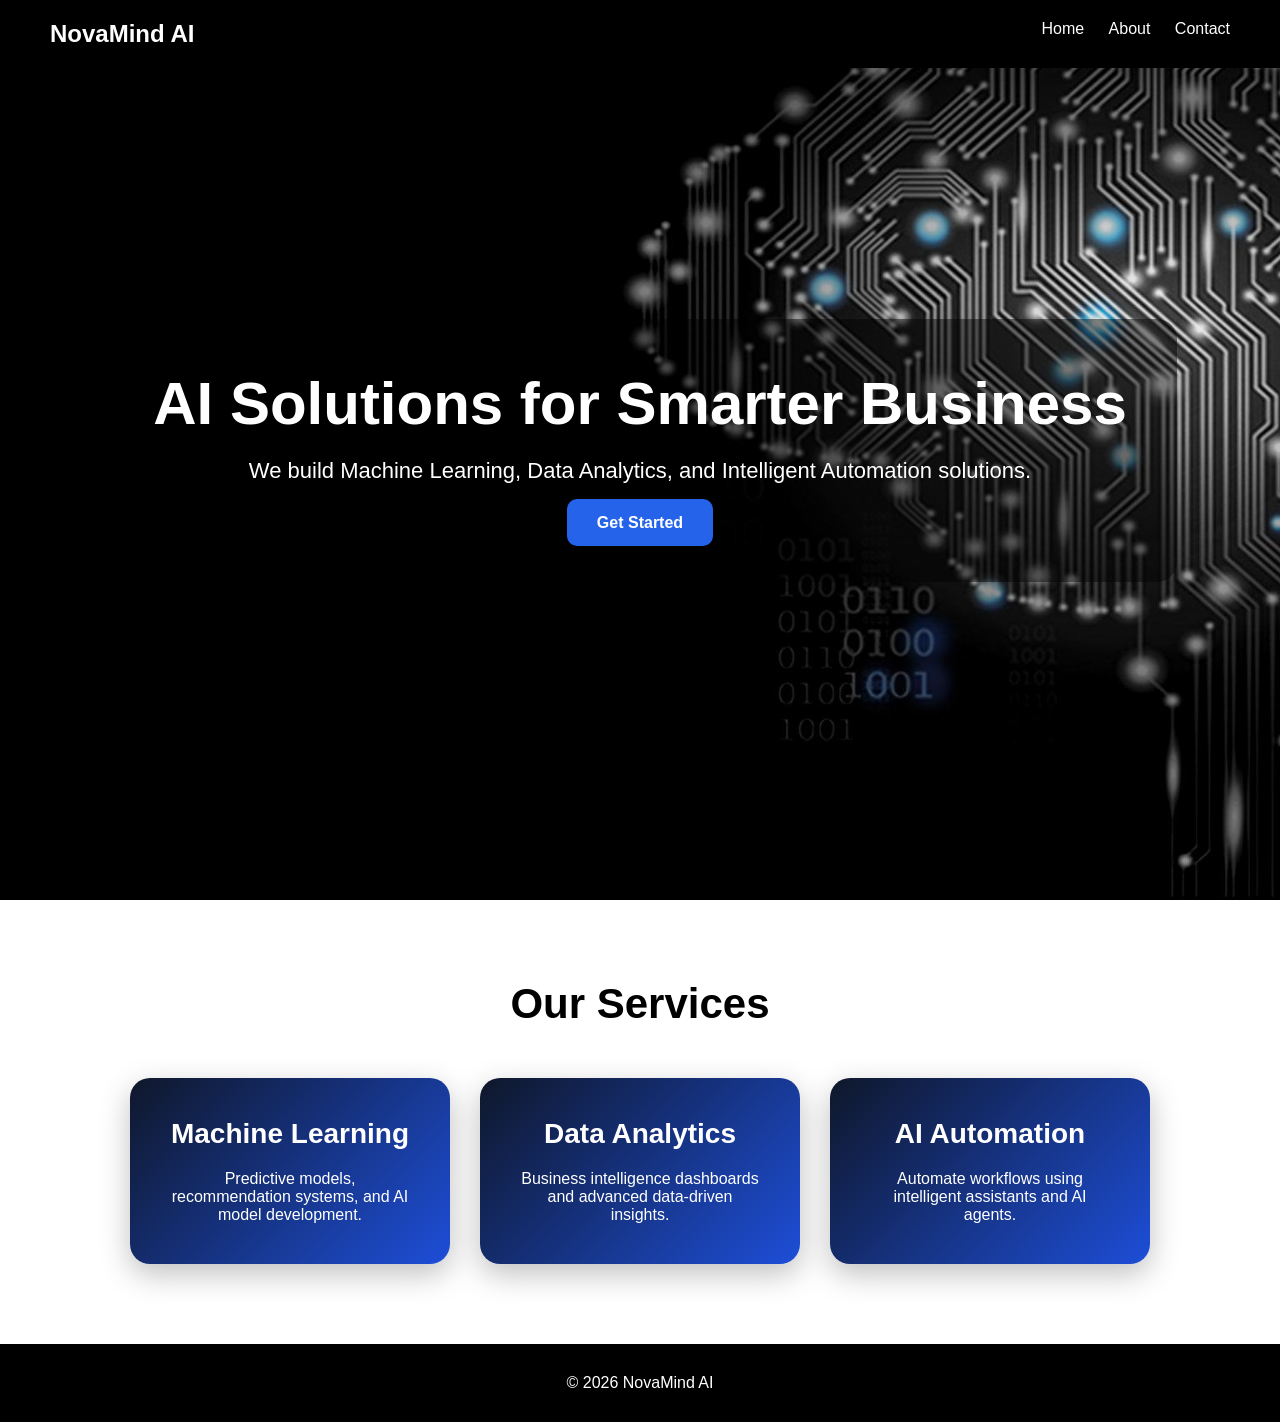
<file: index.html>
<!DOCTYPE html>
<html lang="en">
<head>
<meta charset="UTF-8">
<meta name="viewport" content="width=device-width, initial-scale=1.0">
<title>NovaMind AI</title>
<link rel="stylesheet" href="styles/main.css">
</head>
<body>
<header>
<nav>
<h2>NovaMind AI</h2>
<div>
<a href="index.html">Home</a>
<a href="about.html">About</a>
<a href="contact.html">Contact</a>
</div>
</nav>
</header>

<section class="hero">
<div class="overlay">
<h1>AI Solutions for Smarter Business</h1>
<p>We build Machine Learning, Data Analytics, and Intelligent Automation solutions.</p>
<a href="signin.html" class="btn">Get Started</a>
</div>
</section>

<section class="services">
<h2>Our Services</h2>
<div class="cards">
<div class="card">
<h3>Machine Learning</h3>
<p>Predictive models, recommendation systems, and AI model development.</p>
</div>
<div class="card">
<h3>Data Analytics</h3>
<p>Business intelligence dashboards and advanced data-driven insights.</p>
</div>
<div class="card">
<h3>AI Automation</h3>
<p>Automate workflows using intelligent assistants and AI agents.</p>
</div>
</div>
</section>

<footer>
<p>© 2026 NovaMind AI</p>
</footer>
</body>
</html>
</file>
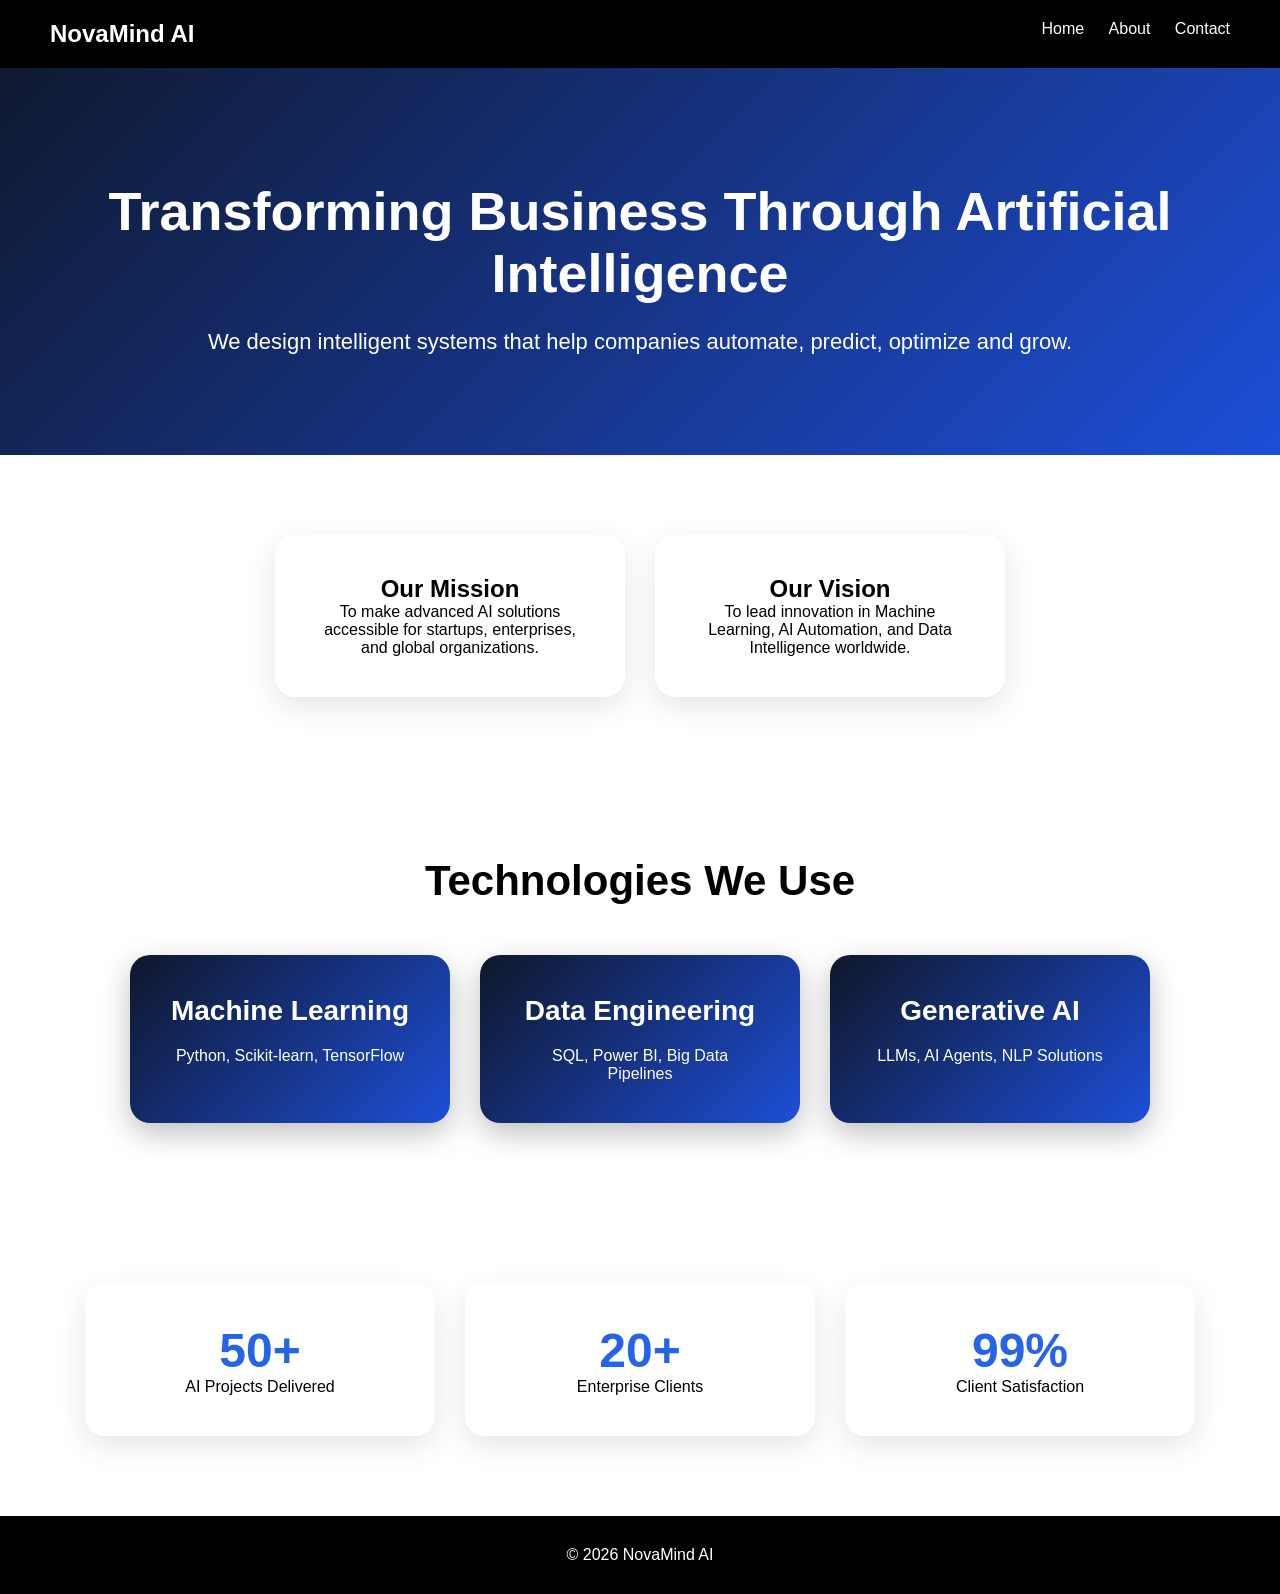
<file: about.html>
<!DOCTYPE html>
<html lang="en">
<head>
<meta charset="UTF-8">
<meta name="viewport" content="width=device-width, initial-scale=1.0">
<title>About NovaMind AI</title>
<link rel="stylesheet" href="styles/main.css">
</head>
<body>

<nav>
<h2>NovaMind AI</h2>
<div>
<a href="index.html">Home</a>
<a href="about.html">About</a>
<a href="contact.html">Contact</a>
</div>
</nav>

<section class="about-hero">
<h1>Transforming Business Through Artificial Intelligence</h1>
<p>We design intelligent systems that help companies automate, predict, optimize and grow.</p>
</section>

<section class="mission-section">
<div class="mission-box">
<h2>Our Mission</h2>
<p>To make advanced AI solutions accessible for startups, enterprises, and global organizations.</p>
</div>

<div class="mission-box">
<h2>Our Vision</h2>
<p>To lead innovation in Machine Learning, AI Automation, and Data Intelligence worldwide.</p>
</div>
</section>

<section class="tech-stack">
<h2>Technologies We Use</h2>
<div class="cards">
<div class="card">
<h3>Machine Learning</h3>
<p>Python, Scikit-learn, TensorFlow</p>
</div>

<div class="card">
<h3>Data Engineering</h3>
<p>SQL, Power BI, Big Data Pipelines</p>
</div>

<div class="card">
<h3>Generative AI</h3>
<p>LLMs, AI Agents, NLP Solutions</p>
</div>
</div>
</section>

<section class="stats-section">
<div class="stat-box">
<h2>50+</h2>
<p>AI Projects Delivered</p>
</div>

<div class="stat-box">
<h2>20+</h2>
<p>Enterprise Clients</p>
</div>

<div class="stat-box">
<h2>99%</h2>
<p>Client Satisfaction</p>
</div>
</section>

<footer>
<p>© 2026 NovaMind AI</p>
</footer>

</body>
</html>
</file>
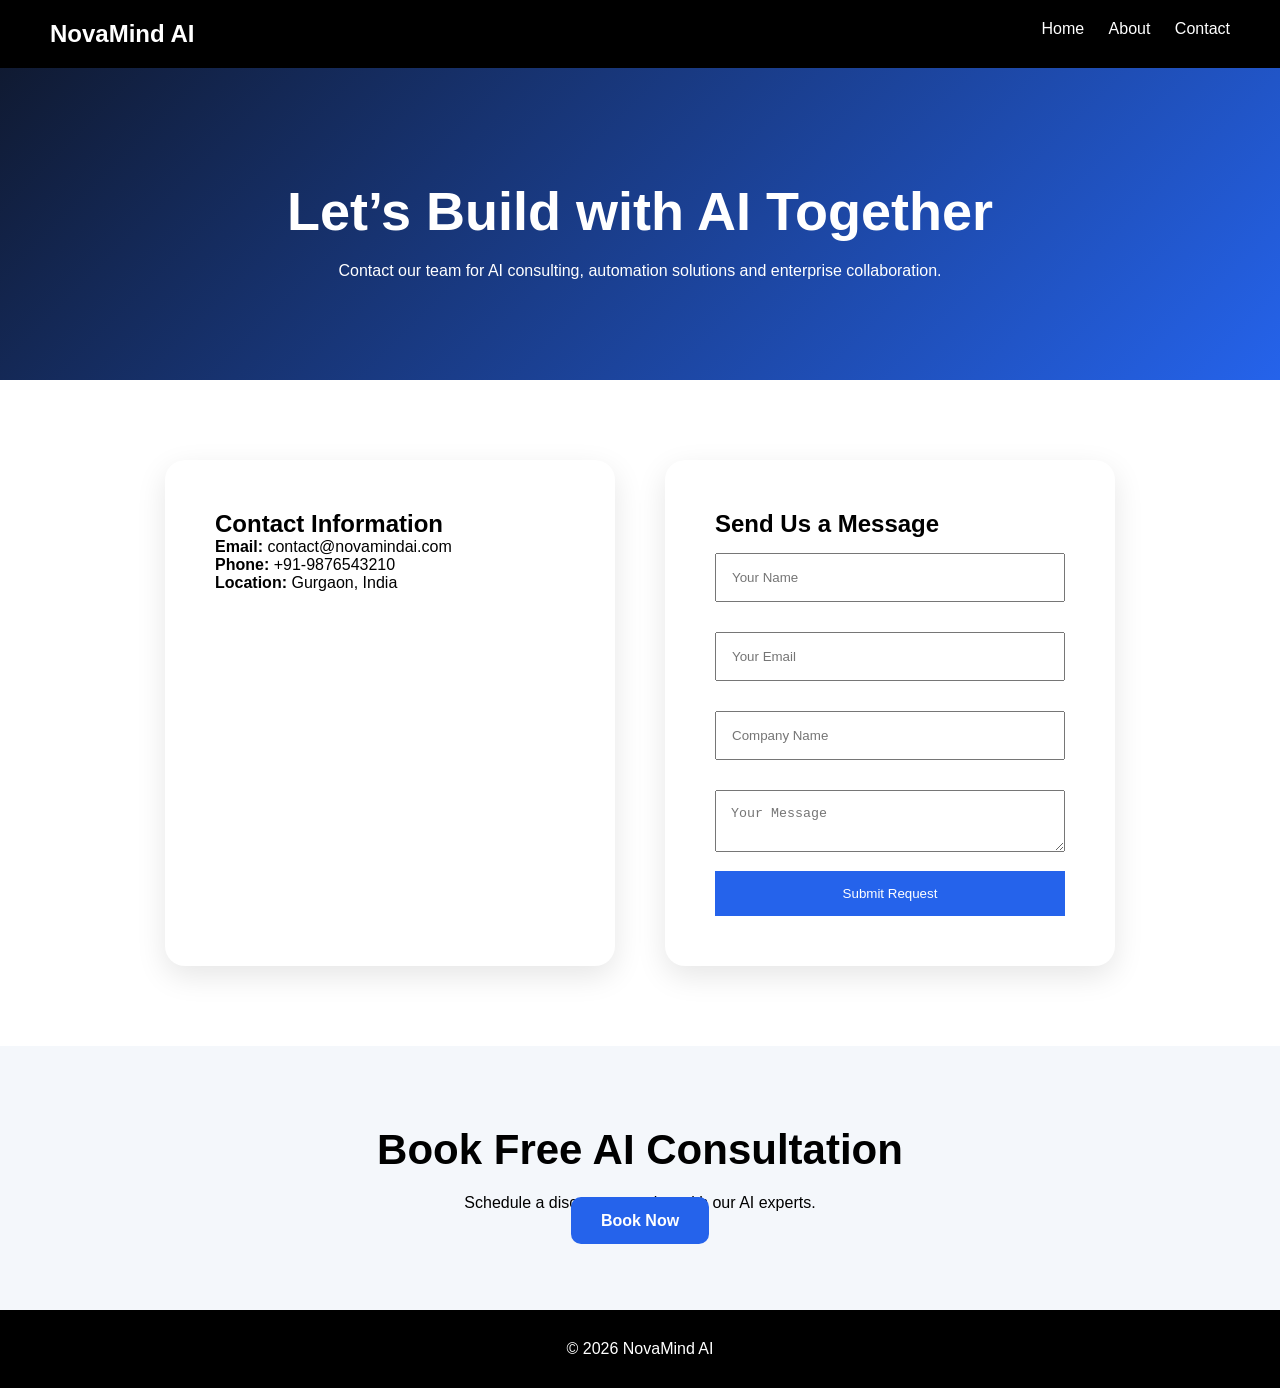
<file: contact.html>
<!DOCTYPE html>
<html lang="en">
<head>
<meta charset="UTF-8">
<meta name="viewport" content="width=device-width, initial-scale=1.0">
<title>Contact NovaMind AI</title>
<link rel="stylesheet" href="styles/main.css">
</head>
<body>

<nav>
<h2>NovaMind AI</h2>
<div>
<a href="index.html">Home</a>
<a href="about.html">About</a>
<a href="contact.html">Contact</a>
</div>
</nav>

<section class="contact-hero">
<h1>Let’s Build with AI Together</h1>
<p>Contact our team for AI consulting, automation solutions and enterprise collaboration.</p>
</section>

<section class="contact-grid">
<div class="contact-info">
<h2>Contact Information</h2>
<p><strong>Email:</strong> contact@novamindai.com</p>
<p><strong>Phone:</strong> +91-9876543210</p>
<p><strong>Location:</strong> Gurgaon, India</p>
</div>

<div class="contact-form-box">
<h2>Send Us a Message</h2>
<form>
<input type="text" placeholder="Your Name">
<input type="email" placeholder="Your Email">
<input type="text" placeholder="Company Name">
<textarea placeholder="Your Message"></textarea>
<button type="submit">Submit Request</button>
</form>
</div>
</section>

<section class="consult-box">
<h2>Book Free AI Consultation</h2>
<p>Schedule a discovery session with our AI experts.</p>
<a href="signin.html" class="btn">Book Now</a>
</section>

<footer>
<p>© 2026 NovaMind AI</p>
</footer>

</body>
</html>
</file>
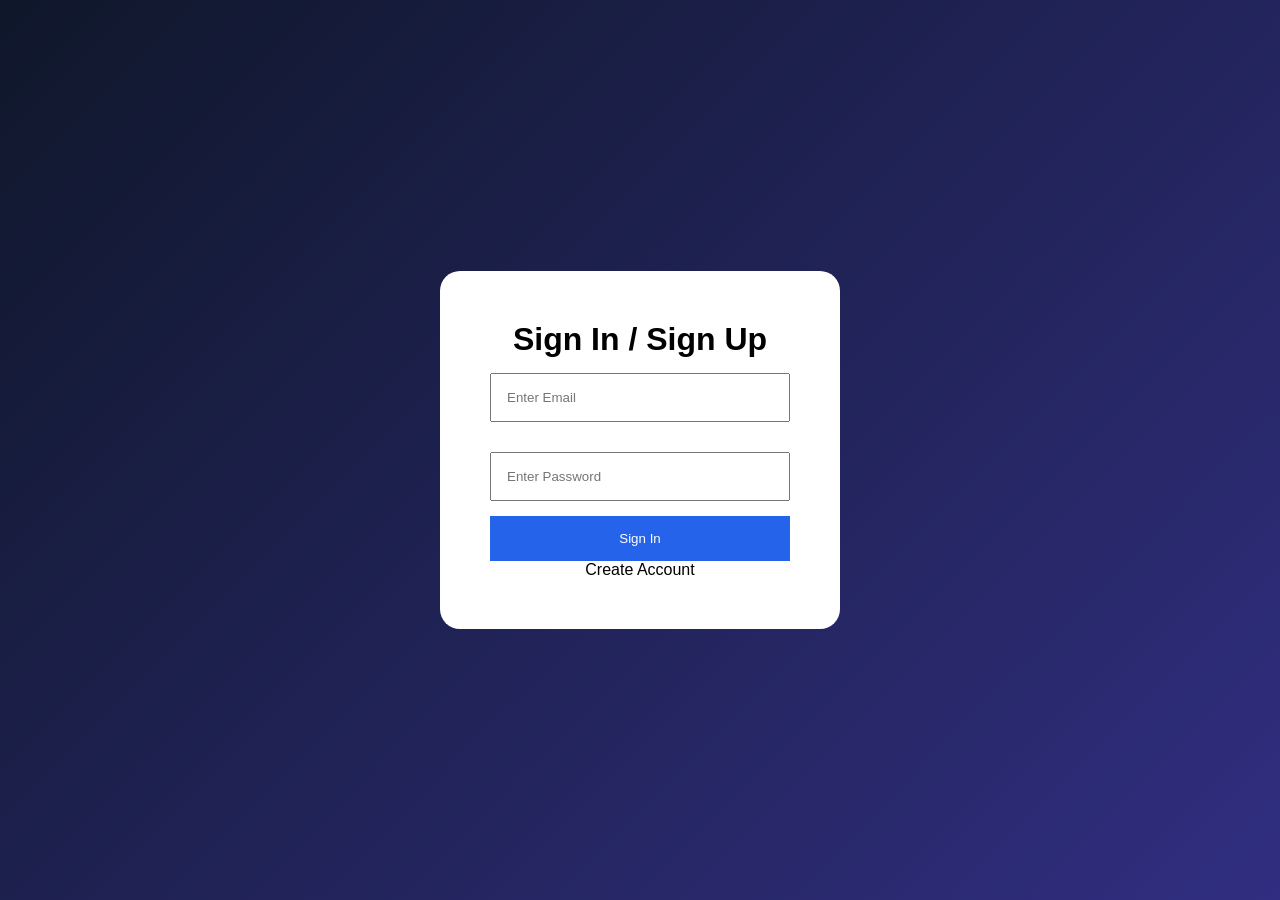
<file: signin.html>
<!DOCTYPE html>
<html>
<head>
<title>Sign In</title>
<link rel="stylesheet" href="styles/main.css">
</head>
<body class="login-page">
<div class="login-box">
<h1>Sign In / Sign Up</h1>
<form>
<input type="email" placeholder="Enter Email">
<input type="password" placeholder="Enter Password">
<button type="submit">Sign In</button>
<p>Create Account</p>
</form>
</div>
</body>
</html>
</file>
<file: styles/main.css>
*{
margin:0;
padding:0;
box-sizing:border-box;
}

body{
font-family:Arial,sans-serif;
}

nav{
display:flex;
justify-content:space-between;
padding:20px 50px;
background:#000;
position:absolute;
width:100%;
z-index:10;
}

nav h2{
color:white;
}

nav a{
color:white;
text-decoration:none;
margin-left:20px;
}

.hero{
height:100vh;
background-image:url('/images/wp5338934.jpg');
background-size:cover;
background-position:center;
display:flex;
justify-content:center;
align-items:center;
text-align:center;
}

.overlay{
background:rgba(0,0,0,0.45);
padding:50px;
border-radius:20px;
color:white;
}

.overlay h1{
font-size:60px;
margin-bottom:20px;
}

.overlay p{
font-size:22px;
margin-bottom:30px;
}

.btn{
background:#2563eb;
color:white;
padding:15px 30px;
text-decoration:none;
border-radius:10px;
font-weight:bold;
}

.services{
padding:80px 40px;
text-align:center;
}

.services h2{
font-size:42px;
margin-bottom:50px;
}

.cards{
display:flex;
gap:30px;
justify-content:center;
flex-wrap:wrap;
}

.card{
width:320px;
padding:40px;
border-radius:20px;
background:linear-gradient(135deg,#0f172a,#1d4ed8);
color:white;
box-shadow:0 10px 30px rgba(0,0,0,.25);
transition:.3s;
}

.card:hover{
transform:translateY(-10px);
}

.card h3{
font-size:28px;
margin-bottom:20px;
}

footer{
background:#000;
color:white;
text-align:center;
padding:30px;
}

.login-page{
height:100vh;
background:linear-gradient(135deg,#0f172a,#312e81);
display:flex;
justify-content:center;
align-items:center;
}

.login-box{
background:white;
padding:50px;
width:400px;
border-radius:20px;
text-align:center;
}

.login-box input{
width:100%;
padding:15px;
margin:15px 0;
}

.login-box button{
width:100%;
padding:15px;
background:#2563eb;
color:white;
border:none;
}

@media(max-width:768px){
.overlay h1{font-size:40px;}
.cards{flex-direction:column;align-items:center;}
nav{flex-direction:column;text-align:center;}
}
.about-hero{
background:linear-gradient(135deg,#0f172a,#1d4ed8);
color:white;
padding:180px 30px 100px;
text-align:center;
}

.about-hero h1{
font-size:54px;
margin-bottom:25px;
}

.about-hero p{
font-size:22px;
max-width:900px;
margin:auto;
}

.mission-section,
.stats-section{
display:flex;
justify-content:center;
gap:30px;
flex-wrap:wrap;
padding:80px 30px;
}

.mission-box,
.stat-box{
background:white;
padding:40px;
width:350px;
border-radius:20px;
box-shadow:0 10px 30px rgba(0,0,0,.1);
text-align:center;
}

.tech-stack{
padding:80px 30px;
text-align:center;
}

.tech-stack h2{
font-size:42px;
margin-bottom:50px;
}

.stat-box h2{
font-size:48px;
color:#2563eb;
}
.contact-hero{
background:linear-gradient(135deg,#0f172a,#2563eb);
color:white;
padding:180px 30px 100px;
text-align:center;
}

.contact-hero h1{
font-size:54px;
margin-bottom:20px;
}

.contact-grid{
display:flex;
gap:50px;
justify-content:center;
flex-wrap:wrap;
padding:80px 30px;
}

.contact-info,
.contact-form-box{
background:white;
padding:50px;
width:450px;
border-radius:20px;
box-shadow:0 10px 30px rgba(0,0,0,.1);
}

.contact-form-box input,
.contact-form-box textarea{
width:100%;
padding:15px;
margin:15px 0;
}

.contact-form-box button{
width:100%;
padding:15px;
background:#2563eb;
color:white;
border:none;
}

.consult-box{
text-align:center;
padding:80px 30px;
background:#f4f7fb;
}

.consult-box h2{
font-size:42px;
margin-bottom:20px;
}
</file>
